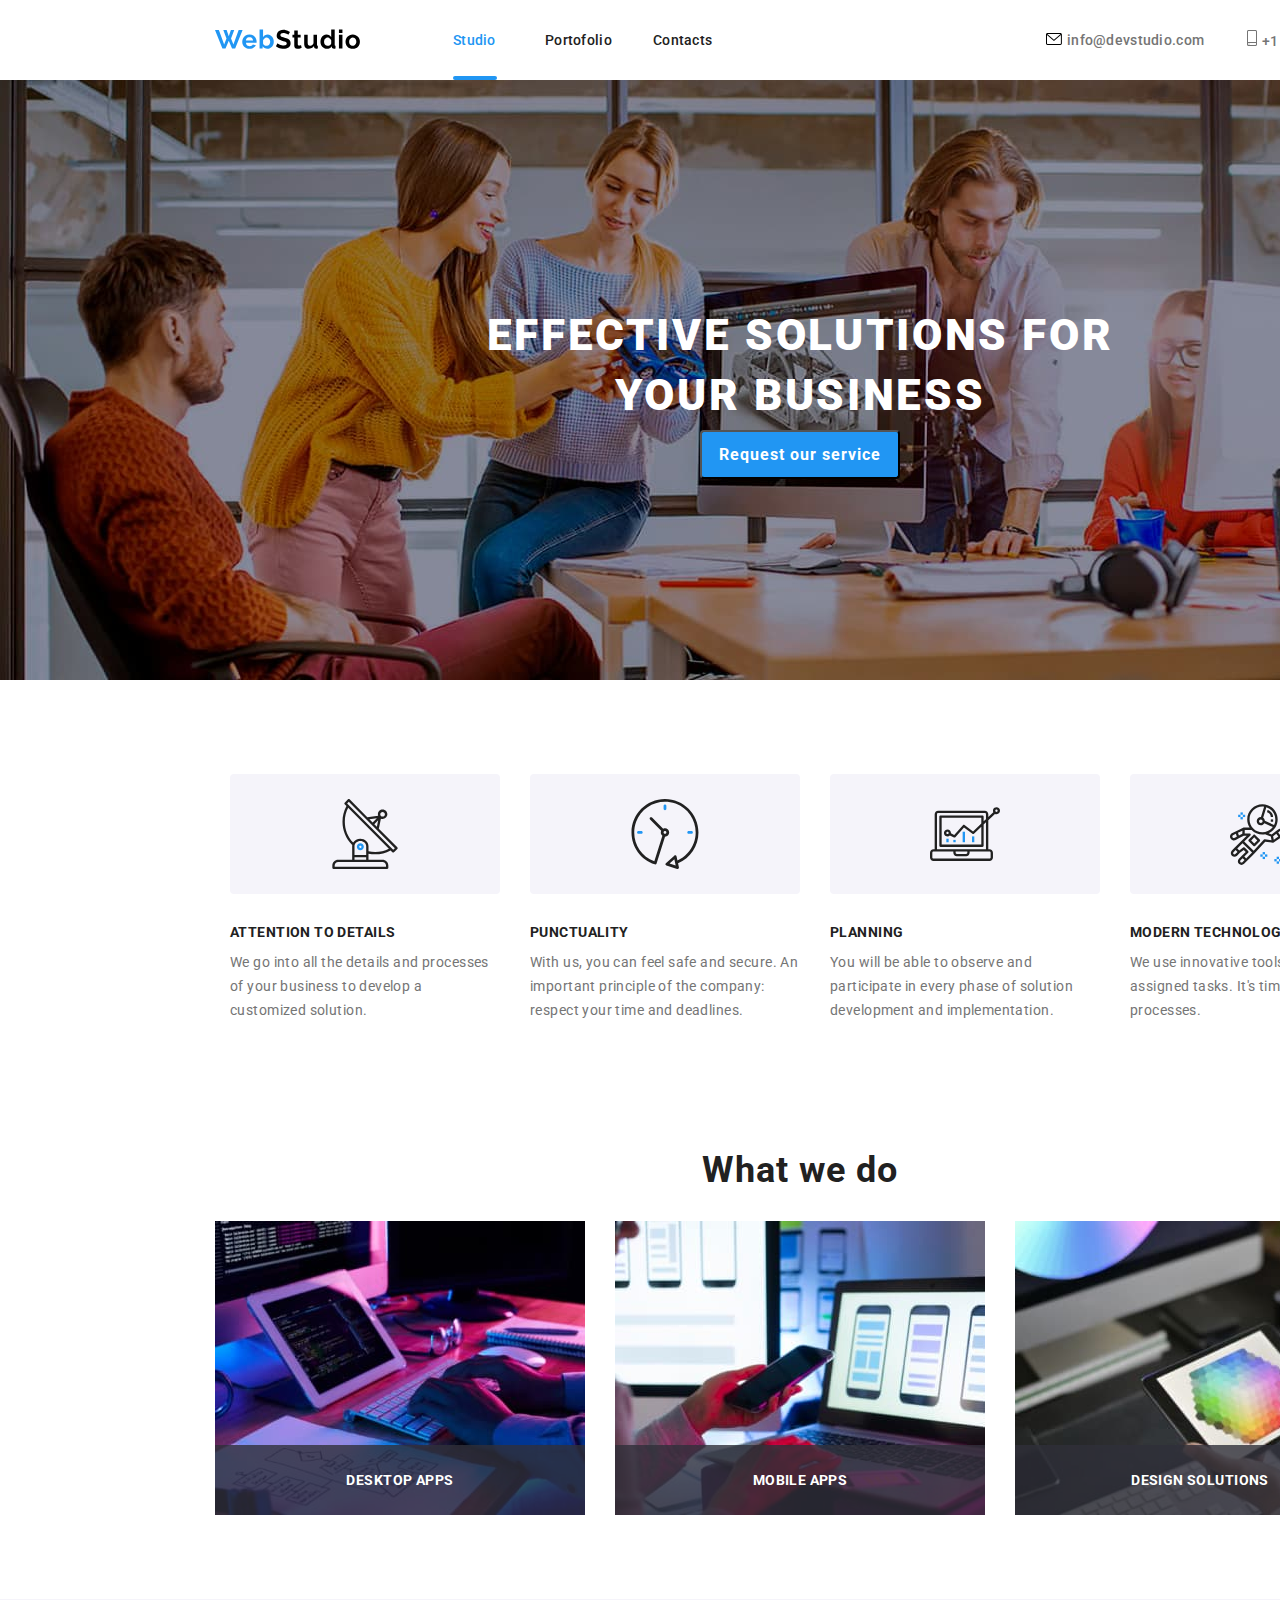
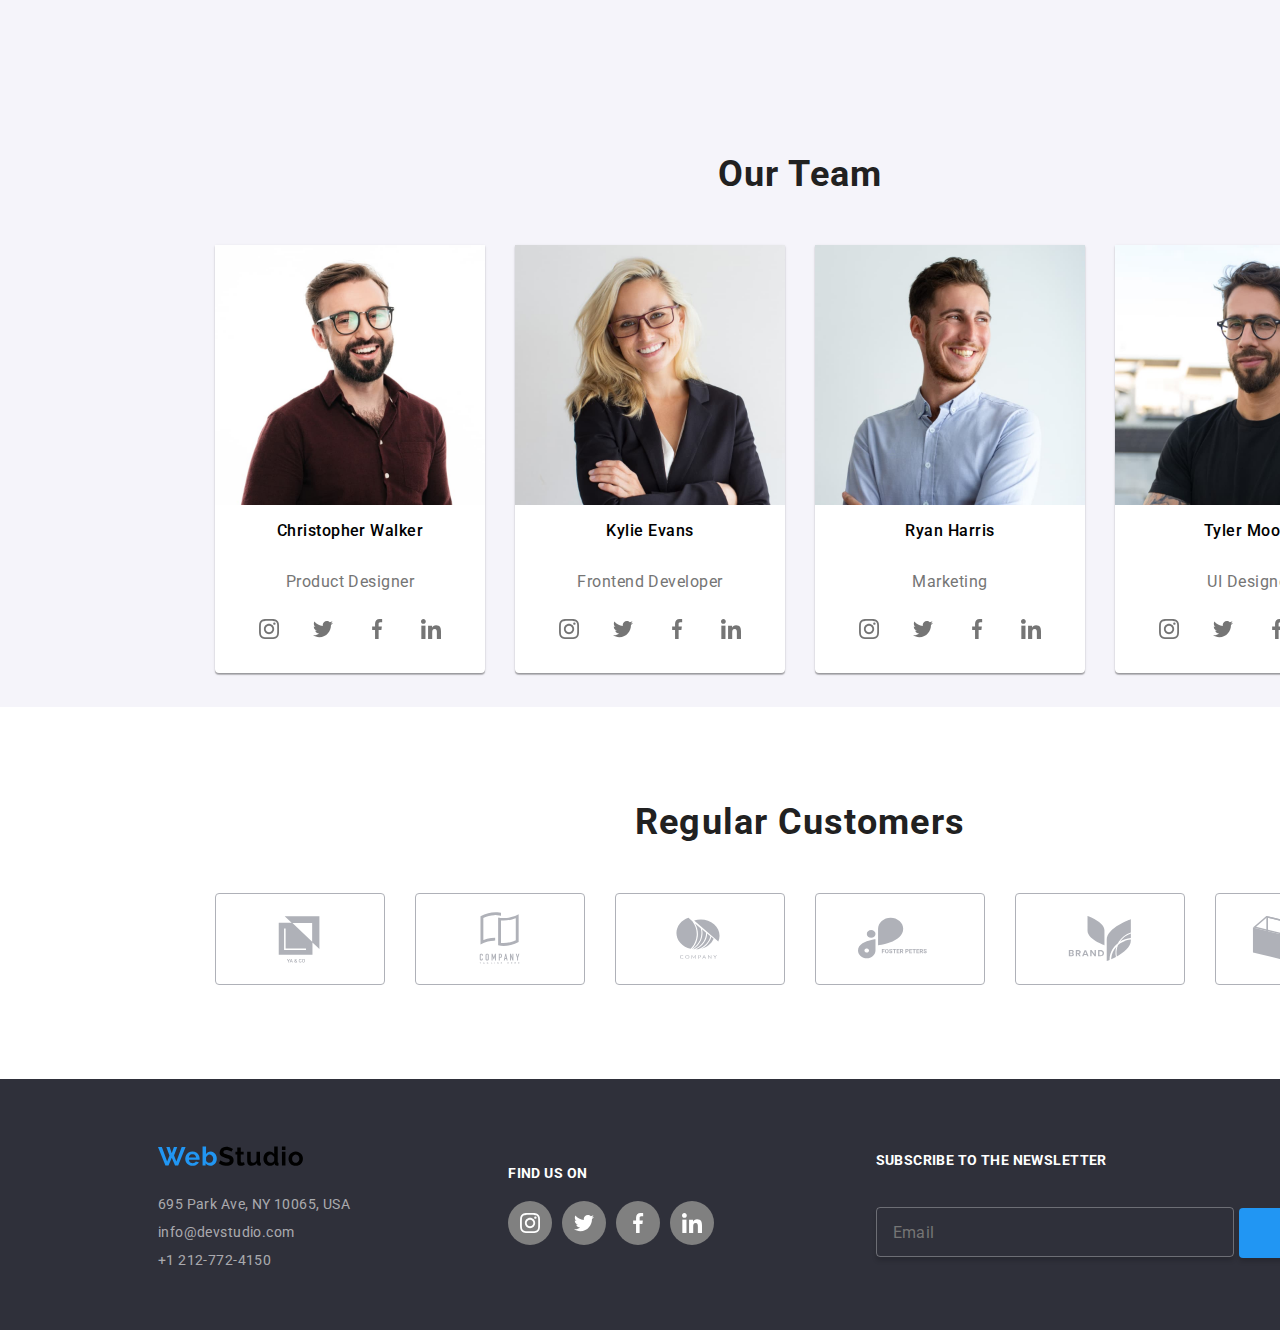
<file: index.html>
<!DOCTYPE html>
<html lang="en">
  <head>
    <meta charset="UTF-8" />
    <meta http-equiv="X-UA-Compatible" content="IE=edge" />
    <meta name="viewport" content="width=device-width, initial-scale=1.0" />
    <title>Studio</title>
    <link rel="preconnect" href="https://fonts.googleapis.com" />
    <link rel="preconnect" href="https://fonts.gstatic.com" crossorigin />
    <link
      href="https://fonts.googleapis.com/css2?family=Raleway:wght@700&family=Roboto:wght@400;500;700;900&display=swap"
      rel="stylesheet"
    />
    <link
      rel="stylesheet"
      href="https://cdnjs.cloudflare.com/ajax/libs/modern-normalize/1.0.0/modern-normalize.min.css"
    />
    <link rel="stylesheet" href="./css/styles.css" />
  </head>
  <body>
    <!--header-->
    <div class="wrapper">
      <header class="container global-header">
        <!--logo-->

        <a href="link-address">
          <img
            class="logo-global"
            src="./images/webstudiologo.svg"
            alt="webstudiologo"
        /></a>

        <!--navigatia-->

        <nav>
          <ul class="header-nav">
            <li class="nav-first-item">
              <a href="./index.html" class="active underline">Studio</a>
            </li>
            <li class="nav-second-item">
              <a href="./portofolio.html" class="visited">Portofolio</a>
            </li>
            <li class="nav-third-item">
              <a href="Contacts" class="visited">Contacts</a>
            </li>
          </ul>
        </nav>
        <div class="header-contact">
          <div class="external-link-header-mail">
            <p>
              <svg class="envelop-icons">
                <use href="./icons/symbol-defs.svg#icon-envelop"></use>
              </svg>
              <a class="mail-header" href="mailto:info@devstudio.com"
                >info@devstudio.com</a
              >
            </p>
          </div>
          <div class="external-link-header-phone">
            <p>
              <svg class="phone-icons">
                <use href="./icons/symbol-defs.svg#icon-smartphone"></use>
              </svg>
              <a class="phone-header" href="tel:+4733378901">+1 212-772-4150</a>
            </p>
          </div>
        </div>
      </header>

      <!--sfarsit header-->

      <main>
        <section class="container hero-description">
          <h1 class="first-title">EFFECTIVE SOLUTIONS FOR YOUR BUSINESS</h1>
          <button type="button" data-modal-open class="first-button">
            Request our service
          </button>
        </section>

        <!--descriere calitati echipa -->

        <section class="container goals-items">
          <ul class="goals-display">
            <li class="goals-container">
              <div class="goals-icons">
                <svg class="icons-goals">
                  <use href="./icons/symbol-defs.svg#icon-antenna"></use>
                </svg>
              </div>
              <h3 class="goals-title">ATTENTION TO DETAILS</h3>
              <p class="goals-description">
                We go into all the details and processes of your business to
                develop a customized solution.
              </p>
            </li>
            <li class="goals-container">
              <div class="goals-icons">
                <svg class="icons-goals">
                  <use href="./icons/symbol-defs.svg#icon-clock"></use>
                </svg>
              </div>
              <h3 class="goals-title">PUNCTUALITY</h3>
              <p class="goals-description">
                With us, you can feel safe and secure. An important principle of
                the company: respect your time and deadlines.
              </p>
            </li>
            <li class="goals-container">
              <div class="goals-icons">
                <svg class="icons-goals">
                  <use href="./icons/symbol-defs.svg#icon-diagram"></use>
                </svg>
              </div>
              <h3 class="goals-title">PLANNING</h3>
              <p class="goals-description">
                You will be able to observe and participate in every phase of
                solution development and implementation.
              </p>
            </li>
            <li class="goals-container">
              <div class="goals-icons">
                <svg class="icons-goals">
                  <use href="./icons/symbol-defs.svg#icon-astronaut"></use>
                </svg>
              </div>
              <h3 class="goals-title">MODERN TECHNOLOGIES</h3>
              <p class="goals-description">
                We use innovative tools to solve assigned tasks. It's time to
                simplify work processes.
              </p>
            </li>
          </ul>
        </section>

        <!--activitati-->

        <section class="container what-we-do">
          <h2 class="second-title">What we do</h2>
          <ul class="photo-what-we-do">
            <li>
              <div class="textoverlay">
                <img
                  src="./images/desktopapp.jpg"
                  alt="Desktop App"
                  width="370"
                />
                <p class="label">DESKTOP APPS</p>
              </div>
            </li>
            <li>
              <div class="textoverlay">
                <img
                  src="./images/mobileapp.jpg"
                  alt="Mobile App"
                  width="370"
                />
                <p class="label">MOBILE APPS</p>
              </div>
            </li>
            <li>
              <div class="textoverlay">
                <img
                  src="./images/designsol.jpg"
                  alt="Design Solutions"
                  width="370"
                />
                <p class="label">DESIGN SOLUTIONS</p>
              </div>
            </li>
          </ul>
        </section>

        <!--echipa-->

        <section class="container team">
          <h2 class="team-title">Our Team</h2>
          <div class="team-members">
            <div class="member-card">
              <img
                src="./images/christopherwalker.jpg"
                alt="Christopher Walker"
                width="270"
              />
              <p class="member-name">Christopher Walker</p>
              <p class="member-dep">Product Designer</p>
              <div class="member-teamicons">
                <div class="elipse">
                  <a
                    href="https://www.instagram.com/"
                    aria-label="Instagram"
                  ></a>
                  <svg class="icon-member">
                    <use href="./icons/symbol-defs.svg#icon-instagram"></use>
                  </svg>
                </div>
                <div class="elipse">
                  <a href="https://www.twitter.com/" aria-label="Twitter"></a>
                  <svg class="icon-member">
                    <use href="./icons/symbol-defs.svg#icon-twitter"></use>
                  </svg>
                </div>
                <div class="elipse">
                  <a href="https://www.facebook.com/" aria-label="Facebook"></a>
                  <svg class="icon-member">
                    <use href="./icons/symbol-defs.svg#icon-facebook"></use>
                  </svg>
                </div>
                <div class="elipse">
                  <a href="https://www.linkedin.com/" aria-label="Linkedin"></a>
                  <svg class="icon-member">
                    <use href="./icons/symbol-defs.svg#icon-linkedin"></use>
                  </svg>
                </div>
              </div>
            </div>
            <div class="member-card">
              <img
                src="./images/kylieevans.jpg"
                alt="Kylie Evans"
                width="270"
              />
              <p class="member-name">Kylie Evans</p>
              <p class="member-dep">Frontend Developer</p>
              <div class="member-teamicons">
                <div class="elipse">
                  <a
                    href="https://www.instagram.com/"
                    aria-label="Instagram"
                  ></a>
                  <svg class="icon-member">
                    <use href="./icons/symbol-defs.svg#icon-instagram"></use>
                  </svg>
                </div>
                <div class="elipse">
                  <a href="https://www.twitter.com/" aria-label="Twitter"></a>
                  <svg class="icon-member">
                    <use href="./icons/symbol-defs.svg#icon-twitter"></use>
                  </svg>
                </div>
                <div class="elipse">
                  <a
                    href="https://www.instagram.com/"
                    aria-label="Instagram"
                  ></a>
                  <svg class="icon-member">
                    <use href="./icons/symbol-defs.svg#icon-facebook"></use>
                  </svg>
                </div>
                <div class="elipse">
                  <a
                    href="https://www.instagram.com/"
                    aria-label="Instagram"
                  ></a>
                  <svg class="icon-member">
                    <use href="./icons/symbol-defs.svg#icon-linkedin"></use>
                  </svg>
                </div>
              </div>
            </div>
            <div class="member-card">
              <img
                src="./images/ryanharris.jpg"
                alt="Ryan Harris"
                width="270"
              />
              <p class="member-name">Ryan Harris</p>
              <p class="member-dep">Marketing</p>
              <div class="member-teamicons">
                <div class="elipse">
                  <a
                    href="https://www.instagram.com/"
                    aria-label="Instagram"
                  ></a>
                  <svg class="icon-member">
                    <use href="./icons/symbol-defs.svg#icon-instagram"></use>
                  </svg>
                </div>
                <div class="elipse">
                  <a href="https://www.twitter.com/" aria-label="Twitter"></a>
                  <svg class="icon-member">
                    <use href="./icons/symbol-defs.svg#icon-twitter"></use>
                  </svg>
                </div>
                <div class="elipse">
                  <a
                    href="https://www.instagram.com/"
                    aria-label="Instagram"
                  ></a>
                  <svg class="icon-member">
                    <use href="./icons/symbol-defs.svg#icon-facebook"></use>
                  </svg>
                </div>
                <div class="elipse">
                  <a
                    href="https://www.instagram.com/"
                    aria-label="Instagram"
                  ></a>
                  <svg class="icon-member">
                    <use href="./icons/symbol-defs.svg#icon-linkedin"></use>
                  </svg>
                </div>
              </div>
            </div>
            <div class="member-card">
              <img
                src="./images/tylermoore.jpg"
                alt="Tyler Moore"
                width="270"
              />
              <p class="member-name">Tyler Moore</p>
              <p class="member-dep">UI Designer</p>
              <div class="member-teamicons">
                <div class="elipse">
                  <a
                    href="https://www.instagram.com/"
                    aria-label="Instagram"
                  ></a>
                  <svg class="icon-member">
                    <use href="./icons/symbol-defs.svg#icon-instagram"></use>
                  </svg>
                </div>
                <div class="elipse">
                  <a href="https://www.twitter.com/" aria-label="Twitter"></a>
                  <svg class="icon-member">
                    <use href="./icons/symbol-defs.svg#icon-twitter"></use>
                  </svg>
                </div>
                <div class="elipse">
                  <a
                    href="https://www.instagram.com/"
                    aria-label="Instagram"
                  ></a>
                  <svg class="icon-member">
                    <use href="./icons/symbol-defs.svg#icon-facebook"></use>
                  </svg>
                </div>
                <div class="elipse">
                  <a
                    href="https://www.instagram.com/"
                    aria-label="Instagram"
                  ></a>
                  <svg class="icon-member">
                    <use href="./icons/symbol-defs.svg#icon-linkedin"></use>
                  </svg>
                </div>
              </div>
            </div>
          </div>
        </section>

        <!--regular clients-->

        <section class="container regular-clients">
          <h2 class="regular-clients-title">Regular Customers</h2>
          <div class="client-icon">
            <div class="client">
              <svg class="svg-clients">
                <use href="./icons/symbol-defs.svg#icon-YaCo"></use>
              </svg>
            </div>
            <div class="client">
              <svg class="svg-clients">
                <use href="./icons/symbol-defs.svg#icon-CompTagLine"></use>
              </svg>
            </div>
            <div class="client">
              <svg class="svg-clients">
                <use href="./icons/symbol-defs.svg#icon-Company"></use>
              </svg>
            </div>
            <div class="client">
              <svg class="svg-clients">
                <use href="./icons/symbol-defs.svg#icon-client"></use>
              </svg>
            </div>
            <div class="client">
              <svg class="svg-clients">
                <use href="./icons/symbol-defs.svg#icon-Brand"></use>
              </svg>
            </div>
            <div class="client">
              <svg class="svg-clients">
                <use href="./icons/symbol-defs.svg#icon-TagLine"></use>
              </svg>
            </div>
          </div>
        </section>
      </main>

      <!--footer-->

      <footer class="container global-footer">
        <div class="footer-lft-item">
          <a href="link-address"
            ><img
              class="logo-footer"
              src="./images/webstudiologo.svg"
              alt="webstudiologo"
          /></a>
          <address class="footer-local-adress">
            <ul class="footer-adress">
              <li>695 Park Ave, NY 10065, USA</li>
              <li>
                <a class="mail-local-adress" href="mailto:info@devstudio.com"
                  >info@devstudio.com</a
                >
              </li>
              <li>+1 212-772-4150</li>
            </ul>
          </address>
        </div>
        <div class="footer-social-link">
          <p class="footer-social-link-title">Find us on</p>
          <div class="social-icon-footer">
            <div class="icon-footer">
              <a href="https://www.instagram.com/" aria-label="Instagram"> </a>
              <svg class="social-icons">
                <use href="./icons/symbol-defs.svg#icon-instagramfooter"></use>
              </svg>
            </div>
            <div class="icon-footer">
              <a href="https://www.twitter.com/" aria-label="Twitter"> </a>
              <svg class="social-icons">
                <use href="./icons/symbol-defs.svg#icon-twitterfooter"></use>
              </svg>
            </div>
            <div class="icon-footer">
              <a href="https://www.facebook.com/" aria-label="Facebook"> </a>
              <svg class="social-icons">
                <use href="./icons/symbol-defs.svg#icon-facebookfooter"></use>
              </svg>
            </div>
            <div class="icon-footer">
              <a href="https://www.linkedin.com/" aria-label="LinkedIn"> </a>
              <svg class="social-icons">
                <use href="./icons/symbol-defs.svg#icon-linkedinfooter"></use>
              </svg>
            </div>
          </div>
        </div>
        <div class="action-subscribe">
          <form class="subscribe" action="subscribe">
            <h2 class="footer-submit-title">Subscribe to the newsletter</h2>
            <input
              class="mail-subscribe"
              type="text"
              placeholder="Email"
              name="mail"
              required
            />
            <button class="submit-btn" type="submit">
              Subscribe
              <svg class="icon-send">
                <use href="./icons/symbol-defs.svg#icon-send"></use>
              </svg>
            </button>
          </form>
        </div>
      </footer>
    </div>

    <!-- Modal -->

    <div class="modal is-hidden" data-modal>
      <div class="modal-content">
        <button class="close-btn is-open" data-modal-close>&times;</button>
        <h2 class="modal-content-title">
          Leave your information and we'll call you back
        </h2>
        <form class="form">
          <div class="form-group">
            <label for="name">Name</label>
            <input class="form-control" type="text" id="name" />
            <svg class="modal-icon icon-person">
              <use href="./icons/symboll-defs.svg#icon-person"></use>
            </svg>
          </div>
          <div class="form-group">
            <label for="phone">Telephone</label>
            <input class="form-control" type="tel" id="phone" />
            <svg class="modal-icon icon-phone">
              <use href="./icons/symboll-defs.svg#icon-phone"></use>
            </svg>
          </div>
          <div class="form-group">
            <label for="email">E-mail</label>
            <input class="form-control" type="email" id="email" />
            <svg class="modal-icon icon-email">
              <use href="./icons/symboll-defs.svg#icon-email"></use>
            </svg>
          </div>
          <div class="text-area">
            <label for="comments">Comments</label>
            <textarea
              id="comments"
              class="textarea-form-control"
              name="comments"
              rows="8"
              cols="50"
              placeholder="Enter the text...."
            >
            </textarea>
          </div>
        </form>
        <div class="checkbox">
          <label>
            <input type="checkbox" />
            <div class="terms-condition">
              I agree with the letter and accept the
              <span class="terms">Terms and Conditions</span>
            </div></label
          >
        </div>
        <button type="submit" value="Send" class="btn-default">Send</button>
      </div>
    </div>
    <script src="./js/modal.js"></script>
  </body>
</html>
</file>
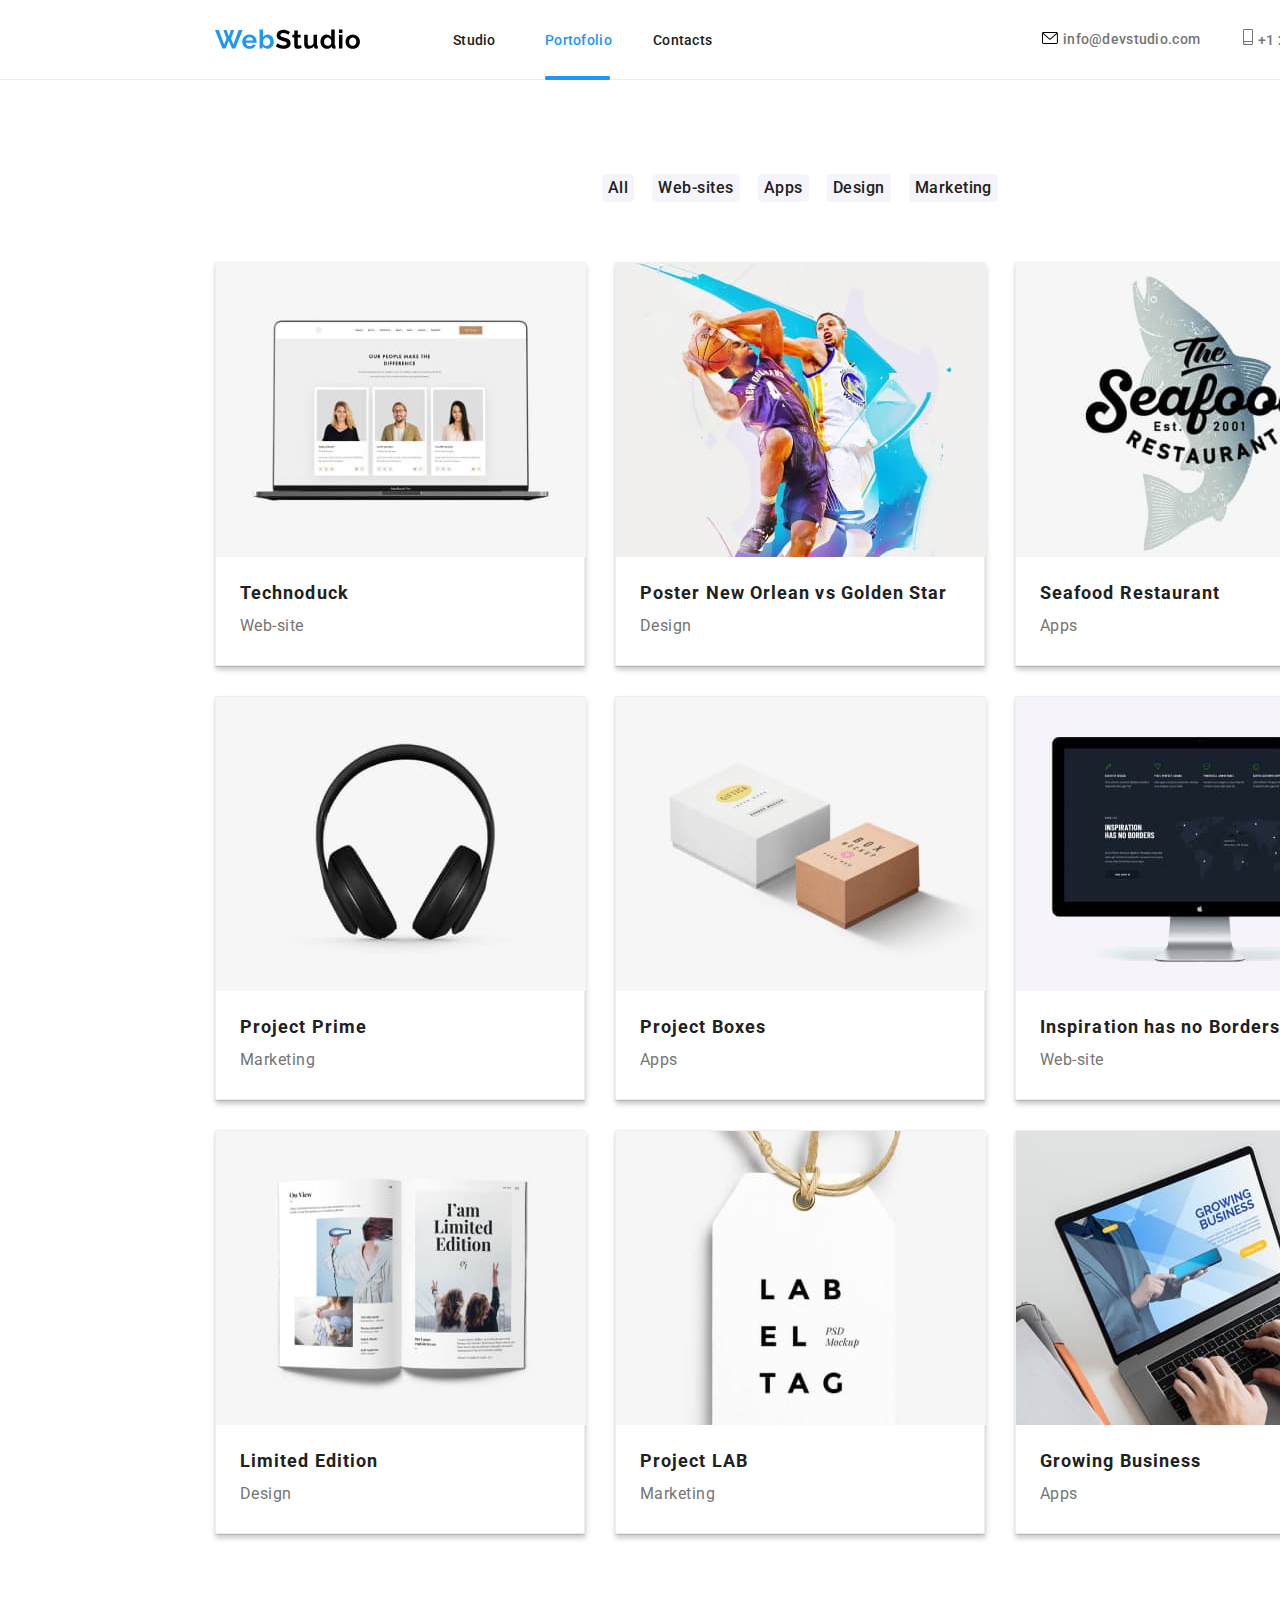
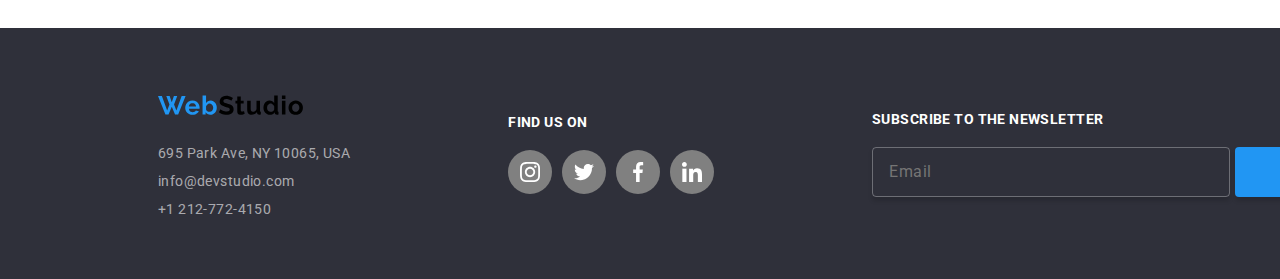
<file: portofolio.html>
<!DOCTYPE html>
<html lang="en">
  <head>
    <meta charset="UTF-8" />
    <meta http-equiv="X-UA-Compatible" content="IE=edge" />
    <meta name="viewport" content="width=device-width, initial-scale=1.0" />
    <title>Portofolio</title>
    <link rel="preconnect" href="https://fonts.googleapis.com" />
    <link rel="preconnect" href="https://fonts.gstatic.com" crossorigin />
    <link
      href="https://fonts.googleapis.com/css2?family=Raleway:wght@700&family=Roboto:wght@400;500;700;900&display=swap"
      rel="stylesheet"
    />
    <link
      rel="stylesheet"
      href="https://cdnjs.cloudflare.com/ajax/libs/modern-normalize/1.0.0/modern-normalize.min.css"
    />
    <link rel="stylesheet" href="./css/portofolio.css" />
  </head>
  <body>
    <!--header-->

    <header class="container global-header">
      <!--logo-->

      <a href="link-address">
        <img
          class="logo-global"
          src="./images/webstudiologo.svg"
          alt="webstudiologo"
      /></a>

      <!--navigatia-->

      <nav>
        <ul class="header-nav">
          <li class="nav-first-item">
            <a href="./index.html" class="visited">Studio</a>
          </li>
          <li class="nav-second-item underline">
            <a href="./portofolio.html" class="active underline">Portofolio</a>
          </li>
          <li class="nav-third-item">
            <a href="Contacts" class="visited">Contacts</a>
          </li>
        </ul>
      </nav>
      <div class="header-contact">
        <div class="external-link-header-mail">
          <p>
            <svg class="envelop-icons">
              <use href="./icons/symbol-defs.svg#icon-envelop"></use>
            </svg>
            <a class="mail-header" href="mailto:info@devstudio.com"
              >info@devstudio.com</a
            >
          </p>
        </div>
        <div class="external-link-header-phone">
          <p>
            <svg class="phone-icons">
              <use href="./icons/symbol-defs.svg#icon-smartphone"></use>
            </svg>
            <a class="phone-header" href="tel:+4733378901">+1 212-772-4150</a>
          </p>
        </div>
      </div>
    </header>

    <!--sfarsit header-->

    <main>
      <section>
        <div class="wrapper">
          <!--butoane filtre-->

          <nav>
            <ul class="portofolio-butons">
              <li><button type="button" class="button">All</button></li>
              <li><button type="button" class="button">Web-sites</button></li>
              <li><button type="button" class="button">Apps</button></li>
              <li><button type="button" class="button">Design</button></li>
              <li><button type="button" class="button">Marketing</button></li>
            </ul>
          </nav>

          <!--butoane filtre-->

          <!-- portofolio  -->

          <div class="portofolio-container">
            <div class="proiect">
              <div class="overlay">
                <img
                  class="image_portofolio"
                  src="./imagesportofolio/first.jpg"
                  width="370"
                  alt="Technoduck"
                />
                <div class="image__overlay">
                  <div class="text-image-portofolio">
                    Technoduck is a state-of-the-art coronavirus distribution
                    platform. Companies use this platform for digital espionage
                    and attacks on competitors' secure servers.
                  </div>
                </div>
              </div>
              <div class="photo-title">
                <p class="image-title">Technoduck</p>
                <p class="image-description">Web-site</p>
              </div>
            </div>
            <div class="proiect">
              <div class="overlay">
                <img
                  class="image_portofolio"
                  src="./imagesportofolio/second.jpg"
                  alt="Poster New Orlean vs Golden Star"
                  width="370"
                />
                <div class="image__overlay">
                  <div class="text-image-portofolio">
                    Technoduck is a state-of-the-art coronavirus distribution
                    platform. Companies use this platform for digital espionage
                    and attacks on competitors' secure servers.
                  </div>
                </div>
              </div>
              <div class="photo-title">
                <p class="image-title">Poster New Orlean vs Golden Star</p>
                <p class="image-description">Design</p>
              </div>
            </div>
            <div class="proiect">
              <div class="overlay">
                <img
                  class="image_portofolio"
                  src="./imagesportofolio/third.jpg"
                  alt="Seafood restaurant"
                  width="370"
                />
                <div class="image__overlay">
                  <div class="text-image-portofolio">
                    Technoduck is a state-of-the-art coronavirus distribution
                    platform. Companies use this platform for digital espionage
                    and attacks on competitors' secure servers.
                  </div>
                </div>
              </div>

              <div class="photo-title">
                <p class="image-title">Seafood Restaurant</p>
                <p class="image-description">Apps</p>
              </div>
            </div>
            <div class="proiect">
              <div class="overlay">
                <img
                  class="image_portofolio"
                  src="./imagesportofolio/fourth.jpg"
                  alt="Project Prime"
                  width="370"
                />
                <div class="image__overlay">
                  <div class="text-image-portofolio">
                    Technoduck is a state-of-the-art coronavirus distribution
                    platform. Companies use this platform for digital espionage
                    and attacks on competitors' secure servers.
                  </div>
                </div>
              </div>
              <div class="photo-title">
                <p class="image-title">Project Prime</p>
                <p class="image-description">Marketing</p>
              </div>
            </div>
            <div class="proiect">
              <div class="overlay">
                <img
                  class="image_portofolio"
                  src="./imagesportofolio/five.jpg"
                  alt="Project Boxes"
                  width="370"
                />
                <div class="image__overlay">
                  <div class="text-image-portofolio">
                    Technoduck is a state-of-the-art coronavirus distribution
                    platform. Companies use this platform for digital espionage
                    and attacks on competitors' secure servers.
                  </div>
                </div>
              </div>
              <div class="photo-title">
                <p class="image-title">Project Boxes</p>
                <p class="image-description">Apps</p>
              </div>
            </div>
            <div class="proiect">
              <div class="overlay">
                <img
                  class="image_portofolio"
                  src="./imagesportofolio/sixth.jpg"
                  alt="Inspiration has no Borders"
                  width="370"
                />
                <div class="image__overlay">
                  <div class="text-image-portofolio">
                    Technoduck is a state-of-the-art coronavirus distribution
                    platform. Companies use this platform for digital espionage
                    and attacks on competitors' secure servers.
                  </div>
                </div>
              </div>
              <div class="photo-title">
                <p class="image-title">Inspiration has no Borders</p>
                <p class="image-description">Web-site</p>
              </div>
            </div>
            <div class="proiect">
              <div class="overlay">
                <img
                  class="image_portofolio"
                  src="./imagesportofolio/seven.jpg"
                  alt="Limited Edition"
                  width="370"
                />
                <div class="image__overlay">
                  <div class="text-image-portofolio">
                    Technoduck is a state-of-the-art coronavirus distribution
                    platform. Companies use this platform for digital espionage
                    and attacks on competitors' secure servers.
                  </div>
                </div>
              </div>
              <div class="photo-title">
                <p class="image-title">Limited Edition</p>
                <p class="image-description">Design</p>
              </div>
            </div>
            <div class="proiect">
              <div class="overlay">
                <img
                  class="image_portofolio"
                  src="./imagesportofolio/eight.jpg"
                  alt="Project LAB"
                  width="370"
                />
                <div class="image__overlay">
                  <div class="text-image-portofolio">
                    Technoduck is a state-of-the-art coronavirus distribution
                    platform. Companies use this platform for digital espionage
                    and attacks on competitors' secure servers.
                  </div>
                </div>
              </div>
              <div class="photo-title">
                <p class="image-title">Project LAB</p>
                <p class="image-description">Marketing</p>
              </div>
            </div>
            <div class="proiect">
              <div class="overlay">
                <img
                  class="image_portofolio"
                  src="./imagesportofolio/nineth.jpg"
                  alt="Growing Business"
                  width="370"
                />
                <div class="image__overlay">
                  <div class="text-image-portofolio">
                    Technoduck is a state-of-the-art coronavirus distribution
                    platform. Companies use this platform for digital espionage
                    and attacks on competitors' secure servers.
                  </div>
                </div>
              </div>

              <div class="photo-title">
                <p class="image-title">Growing Business</p>
                <p class="image-description">Apps</p>
              </div>
            </div>
          </div>
        </div>
      </section>
    </main>

    <!--footer-->

    <footer class="container global-footer">
      <div class="footer-lft-item">
        <a href="link-address"
          ><img
            class="logo-footer"
            src="./images/webstudiologo.svg"
            alt="webstudiologo"
        /></a>
        <address class="footer-local-adress">
          <ul class="footer-adress">
            <li>695 Park Ave, NY 10065, USA</li>
            <li>
              <a class="mail-local-adress" href="mailto:info@devstudio.com"
                >info@devstudio.com</a
              >
            </li>
            <li>+1 212-772-4150</li>
          </ul>
        </address>
      </div>
      <div class="footer-social-link">
        <p class="footer-social-link-title">Find us on</p>
        <div class="social-icon-footer">
          <div class="icon-footer">
            <a href="https://www.instagram.com/" aria-label="Instagram"> </a>
            <svg class="social-icons">
              <use href="./icons/symbol-defs.svg#icon-instagramfooter"></use>
            </svg>
          </div>
          <div class="icon-footer">
            <a href="https://www.twitter.com/" aria-label="Twitter"> </a>
            <svg class="social-icons">
              <use href="./icons/symbol-defs.svg#icon-twitterfooter"></use>
            </svg>
          </div>
          <div class="icon-footer">
            <a href="https://www.facebook.com/" aria-label="Facebook"> </a>
            <svg class="social-icons">
              <use href="./icons/symbol-defs.svg#icon-facebookfooter"></use>
            </svg>
          </div>
          <div class="icon-footer">
            <a href="https://www.linkedin.com/" aria-label="LinkedIn"> </a>
            <svg class="social-icons">
              <use href="./icons/symbol-defs.svg#icon-linkedinfooter"></use>
            </svg>
          </div>
        </div>
      </div>
      <div class="action-subscribe">
        <form action="subscribe">
          <h2 class="footer-submit-title">Subscribe to the newsletter</h2>
          <input
            class="mail-subscribe"
            type="text"
            placeholder="Email"
            name="mail"
            required
          />
          <button class="submit-btn" type="submit">
            Subscribe
            <svg class="icon-send">
              <use href="./icons/symbol-defs.svg#icon-send"></use>
            </svg>
          </button>
        </form>
      </div>
    </footer>
  </body>
</html>
</file>
<file: css/styles.css>
@import url("https://fonts.googleapis.com/css2?family=Raleway:wght@700&family=Roboto:wght@400;500;700;900&display=swap");

body {
  position: relative;
  width: 1600px;
  background: #ffffff;
  margin: auto;
  padding: 0;
}
h1,
h2,
h3,
h4,
h5,
h6 {
  font-family: "Roboto", "Raleway", sans-serif;
}
ul {
  list-style-type: none;
  margin: 0;
  padding: 0;
}
a:link {
  text-decoration: none;
}
a:hover {
  color: #2196f3;
  transition: 0.5s ease;
  transition-timing-function: cubic-bezier(0.4, 0, 0.2, 1);
}
.active {
  font-family: "Roboto";
  font-style: normal;
  font-weight: 500;
  font-size: 14px;
  line-height: 16px;
  letter-spacing: 0.02em;
  color: #2196f3;
  cursor: pointer;
}
.visited {
  font-family: "Roboto";
  font-style: normal;
  font-weight: 500;
  font-size: 14px;
  line-height: 16px;
  letter-spacing: 0.02em;
  color: #212121;
  cursor: pointer;
}
img {
  display: block;
  width: 100%;
}

/*header*/

.global-header {
  display: none;
}

/* transform */

/* tableta */
@media screen and (min-width: 768px) {
  .wrapper {
    display: flex;
    width: 768px;
    flex-direction: column;
    justify-content: center;
    flex-shrink: 0;
    margin: 0 auto;
  }
  .global-header {
    position: absolute;
    display: flex;
    align-items: center;
    width: 768px;
    height: 80px;
    flex-shrink: 0;
    top: 0px;
    background-color: rgba(255, 255, 255, 1);
  }
  .logo-global {
    position: absolute;
    width: 145px;
    height: 31px;
    left: 15px;
    top: 24px;
    font-family: "Raleway";
    font-style: normal;
    font-weight: 700;
    font-size: 26px;
    line-height: 31px;
    letter-spacing: 0.03em;
  }
  .header-nav {
    display: inline-flex;
    align-items: center;
    position: relative;
    left: 242px;
    column-gap: 50px;
    width: 259px;
    height: 48px;
    flex-shrink: 0;
  }
  .nav-first-item {
    width: 42px;
    height: 16px;
    font-family: "Roboto";
    font-style: normal;
    font-weight: 500;
    font-size: 14px;
    line-height: 16px;
    letter-spacing: 0.02em;
  }

  .nav-second-item {
    width: 58px;
    height: 16px;
    font-family: "Roboto";
    font-style: normal;
    font-weight: 500;
    font-size: 14px;
    line-height: 16px;
    letter-spacing: 0.02em;
  }

  .nav-third-item {
    width: 59px;
    height: 16px;
    font-family: "Roboto";
    font-style: normal;
    font-weight: 500;
    font-size: 14px;
    line-height: 16px;
    letter-spacing: 0.02em;
  }
  .underline::after {
    content: "";
    position: absolute;
    border-radius: 2px;
    background: #2196f3;
    width: 44px;
    height: 4px;
    flex-shrink: 0;
    left: 0;
    top: 60px;
  }
  .header-contact {
    position: absolute;
    display: flex;
    right: 15px;
    align-items: center;
    flex-direction: column;
    row-gap: 10px;
  }
  .external-link-header-mail {
    display: inline-flex;
    align-items: center;
    width: 138px;
    height: 14px;
    flex-shrink: 0;
  }
  .mail-header {
    color: #757575;
    font-family: Roboto;
    font-size: 12px;
    font-style: normal;
    font-weight: 500;
    line-height: normal;
    letter-spacing: 0.24px;
  }
  .envelop-icons {
    width: 14px;
    height: 10.003px;
    flex-shrink: 0;
  }
  .external-link-header-mail:hover,
  .external-link-header-mail:focus {
    fill: #2196f3;
    transition: 0.5s ease;
    transition-timing-function: cubic-bezier(0.4, 0, 0.2, 1);
  }
  .external-link-header-phone {
    display: inline-flex;
    align-items: center;
    width: 138px;
    height: 14.004px;
    flex-shrink: 0;
  }
  .phone-icons {
    width: 14px;
    height: 10.003px;
    flex-shrink: 0;
  }
  .external-link-header-phone:hover,
  .external-link-header-phone:focus {
    stroke: #2196f3;
    transition: 0.5s ease;
    transition-timing-function: cubic-bezier(0.4, 0, 0.2, 1);
  }
  .phone-header {
    color: #757575;
    font-family: Roboto;
    font-size: 12px;
    font-style: normal;
    font-weight: 500;
    line-height: normal;
    letter-spacing: 0.24px;
  }

  /* hero */

  .hero-description {
    position: absolute;
    width: 768px;
    height: 400px;
    flex-shrink: 0;
    top: 80px;
    display: flex;
    justify-content: center;
    align-items: center;
    flex-direction: column;
    background: rgba(47, 48, 58, 0.4);
    background-image: url("../images/herobackground.jpg");
    background-size: cover;
    background-repeat: no-repeat;
  }

  .first-title {
    color: rgba(255, 255, 255, 1);
    width: 360px;
    margin: 0;
    color: #fff;
    text-align: center;
    font-family: Roboto;
    font-size: 26px;
    font-style: normal;
    font-weight: 900;
    line-height: 42px; /* 161.538% */
    letter-spacing: 1.56px;
    text-transform: uppercase;
  }

  .first-button {
    width: 200px;
    flex-shrink: 0;
    height: 49.33px;
    background: #2196f3;
    box-shadow: 0px 4px 4px #00000026;
    border-radius: 4px;
    cursor: pointer;
    color: #fff;
    text-align: center;
    font-family: Roboto;
    font-size: 16px;
    font-style: normal;
    font-weight: 700;
    line-height: 30px; /* 187.5% */
    letter-spacing: 0.96px;
  }

  .first-button:hover,
  .first-button:focus {
    transform: scale(1.04);
    transition: 0.8s ease;
    transition-timing-function: cubic-bezier(0.4, 0, 0.2, 1);
  }

  /* section Features */

  .goals-items {
    position: absolute;
    width: 768px;
    height: 507px;
    flex-shrink: 0;
    top: 540px;
    display: flex;
  }
  .goals-display {
    display: flex;
    flex-wrap: wrap;
    gap: 30px;
    padding: 0 15px;
  }

  .goals-container {
    display: flex;
    flex-direction: column;
    width: 354px;
    height: 251px;
    flex-shrink: 0;
  }

  .goals-icons {
    width: 354px;
    height: 120px;
    flex-shrink: 0;
    display: flex;
    align-items: center;
    justify-content: center;
    border-radius: 4px;
    background: #f5f4fa;
  }
  .icons-goals {
    width: 70px;
    height: 70px;
    flex-shrink: 0;
  }

  .goals-title {
    width: 270px;
    margin: 0;
    padding-top: 30px;
    padding-bottom: 10px;
    color: #212121;
    font-family: Roboto;
    font-size: 14px;
    font-style: normal;
    font-weight: 700;
    line-height: normal;
    letter-spacing: 0.42px;
    text-transform: uppercase;
  }
  .goals-description {
    width: 354px;
    height: 75px;
    flex-shrink: 0;
    margin: 0;
    color: #757575;
    font-family: Roboto;
    font-size: 14px;
    font-style: normal;
    font-weight: 400;
    line-height: 24px;
    letter-spacing: 0.42px;
  }

  /* section What we do */

  .what-we-do {
    display: none;
  }

  /* section Team */

  .team {
    position: absolute;
    display: flex;
    flex-direction: column;
    width: 768px;
    height: 1285px;
    flex-shrink: 0;
    top: 1107px;
    background: #f5f4fa;
  }
  .team-title {
    color: #212121;
    text-align: center;
    font-family: Roboto;
    font-size: 36px;
    font-style: normal;
    font-weight: 700;
    line-height: normal;
    letter-spacing: 1.08px;
    margin: 0;
    padding-bottom: 30px;
    padding-top: 60px;
  }

  .team-members {
    display: flex;
    flex-wrap: wrap;
    gap: 30px;
    justify-content: space-evenly;
  }

  .member-card {
    display: flex;
    flex-direction: column;
    align-items: center;
    width: 354px;
    height: 536px;
    flex-shrink: 0;
    border-radius: 0px 0px 4px 4px;
    background: #fff;
    box-shadow: 0px 2px 1px 0px rgba(0, 0, 0, 0.2),
      0px 1px 1px 0px rgba(0, 0, 0, 0.14), 0px 1px 3px 0px rgba(0, 0, 0, 0.12);
  }

  .member-name {
    font-family: "Roboto";
    font-style: normal;
    font-weight: 500;
    font-size: 16px;
    line-height: 19px;
    text-align: center;
    letter-spacing: 0.03em;
  }

  .member-dep {
    display: flex;
    justify-content: center;
    align-items: center;
    height: 19px;
    width: 147px;
    font-family: Roboto;
    font-size: 16px;
    font-weight: 400;
    line-height: 19px;
    letter-spacing: 0.03em;
    color: rgba(117, 117, 117, 1);
  }
  .member-teamicons {
    width: 206px;
    height: 44px;
    flex-shrink: 0;
    display: flex;
    justify-content: space-between;
    align-items: center;
    cursor: pointer;
  }

  .elipse {
    display: flex;
    align-items: center;
    justify-content: center;
    width: 44px;
    height: 44px;
    border-radius: 50%;
  }

  .icon-member {
    display: flex;
    justify-content: space-between;
    width: 20px;
    height: 20px;
    flex-shrink: 0;
    fill: #757575;
  }
  .elipse:hover,
  .elipse:hover .icon-member,
  .elipse:focus,
  .elipse:focus .icon-member {
    fill: #ffffff;
    background-color: #2196f3;
    transition-delay: 0.5s;
    transition-timing-function: cubic-bezier(0.4, 0, 0.2, 1);
  }

  /* regular clients  */

  .regular-clients {
    display: flex;
    flex-direction: column;
    position: absolute;
    top: 2542px;
    width: 768px;
    height: 277px;
    flex-shrink: 0;
    flex-shrink: 0;
  }

  .regular-clients-title {
    color: #212121;
    text-align: center;
    font-family: Roboto;
    font-size: 36px;
    font-style: normal;
    font-weight: 700;
    line-height: normal;
    letter-spacing: 1.08px;
    margin: 0;
    padding-bottom: 30px;
  }

  .client-icon {
    display: flex;
    flex-wrap: wrap;
    flex-shrink: 0;
    gap: 30px;
    justify-content: center;
    align-items: center;
  }

  .client {
    display: flex;
    align-items: center;
    justify-content: center;
    border-radius: 4px;
    border: 1px solid #afb1b8;
    width: 226px;
    height: 92px;
    flex-shrink: 0;
    padding: 16px 32px;
    cursor: pointer;
  }
  .svg-clients {
    width: 106px;
    height: 60px;
    flex-shrink: 0;
    fill: #afb1b8;
  }
  .client:hover .svg-clients,
  .client:hover,
  .svg-clients:focus {
    fill: #2196f3;
    border-color: #2196f3;
    transition-delay: 250ms;
    transition-timing-function: cubic-bezier(0.4, 0, 0.2, 1);
  }
  /*--footer--*/

  .global-footer {
    position: absolute;
    width: 768px;
    height: 464px;
    flex-shrink: 0;
    background: #2f303a;
    top: 2789px;
    bottom: 0;
    display: flex;
    flex-wrap: wrap;
    justify-content: space-around;
    align-items: center;
  }

  .footer-lft-item {
    position: relative;
    display: flex;
    flex-direction: column;
    row-gap: 20px;
    flex-shrink: 0;
  }

  .logo-footer {
    display: inline-flex;
    width: 154px;
    height: 28px;
    font-family: "Raleway";
    font-style: normal;
    font-weight: 700;
    font-size: 24px;
    line-height: normal;
    letter-spacing: 0.03em;
    color: #2196f3;
  }
  .footer-adress {
    display: inline-flex;
    flex-direction: column;
    row-gap: 12px;
  }
  .footer-local-adress {
    font-family: "Roboto";
    font-style: normal;
    font-weight: 400;
    font-size: 14px;
    line-height: 16px;
    letter-spacing: 0.03em;
    color: #ffffff99;
  }
  .mail-local-adress {
    color: rgba(255, 255, 255, 0.6);
    font-family: Roboto;
    font-size: 14px;
    font-style: normal;
    font-weight: 400;
    line-height: normal;
    letter-spacing: 0.42px;
  }

  .footer-social-link {
    display: flex;
    flex-direction: column;
    row-gap: 20px;
    width: 206px;
    height: 44px;
    flex-shrink: 0;
  }
  .footer-social-link-title {
    margin: 0;
    color: #fff;
    font-family: Roboto;
    font-size: 14px;
    font-style: normal;
    font-weight: 700;
    line-height: normal;
    letter-spacing: 0.42px;
    text-transform: uppercase;
  }

  .social-icon-footer {
    display: flex;
    column-gap: 10px;
  }

  .icon-footer {
    width: 44px;
    height: 44px;
    flex-shrink: 0;
    display: flex;
    justify-content: center;
    align-items: center;
    row-gap: 10px;
    border-radius: 50%;
    background-color: grey;
    cursor: pointer;
  }
  .social-icons {
    width: 20px;
    height: 20px;
    flex-shrink: 0;
  }
  .icon-footer:hover,
  .icon-footer:focus {
    background-color: #2196f3;
    transition-delay: 250ms;
    transition-timing-function: cubic-bezier(0.4, 0, 0.2, 1);
  }
  .action-subscribe {
    display: flex;
    flex-direction: column;
    align-items: center;
    width: 450px;
    height: 156px;
    flex-shrink: 0;
  }

  .footer-submit-title {
    color: #fff;
    font-family: Roboto;
    font-size: 14px;
    font-style: normal;
    font-weight: 700;
    line-height: normal;
    letter-spacing: 0.42px;
    text-transform: uppercase;
    margin: 0;
    padding-bottom: 20px;
  }

  .mail-subscribe {
    width: 358px;
    height: 50px;
    padding: 15px 16px;
    flex-shrink: 0;
    border-radius: 4px;
    border: 1px solid rgba(255, 255, 255, 0.3);
    background: rgba(33, 150, 243, 0);
    box-shadow: 0px 4px 4px 0px rgba(0, 0, 0, 0.15);
    color: rgba(255, 255, 255, 0.6);
    font-family: Roboto;
    font-size: 16px;
    font-style: normal;
    font-weight: 400;
    line-height: 20px; /* 125% */
    letter-spacing: 0.48px;
    cursor: text;
  }

  .submit-btn {
    width: 200px;
    height: 50px;
    position: relative;
    flex-shrink: 0;
    border: none;
    border-radius: 4px;
    background: #2196f3;
    box-shadow: 0px 4px 4px 0px rgba(0, 0, 0, 0.15);
    color: #fff;
    text-align: center;
    font-family: Roboto;
    font-size: 16px;
    font-style: normal;
    font-weight: 700;
    line-height: 30px; /* 187.5% */
    letter-spacing: 0.96px;
    cursor: pointer;
    margin-top: 20px;
  }

  .icon-send {
    position: absolute;
    top: 13px;
    left: 148px;
    width: 24px;
    height: 24px;
    flex-shrink: 0;
    z-index: 1;
    fill: #fff;
  }
  .submit-btn:hover .icon-send {
    transition: 0.5s ease;
    transition-timing-function: cubic-bezier(0.4, 0, 0.2, 1);
  }

  /* --modal-- */

  .modal {
    position: fixed; /* Stay in place */
    z-index: 1; /* Sit on top */
    padding-top: 100px; /* Location of the box */
    left: 0;
    top: 0;
    width: 100vw;
    height: 100vh;
    flex-shrink: 0;
    margin: 0 auto;
    display: flex;
    pointer-events: auto;
    align-items: center;
    justify-content: center;
    overflow: auto; /* Enable scroll if needed */
    background-color: rgb(0, 0, 0); /* Fallback color */
    background: rgba(0, 0, 0, 0.5); /* Black w/ opacity */
    opacity: 1;
    transition: opacity 500ms linear;
  }
  .modal-content {
    position: relative;
    margin: auto;
    padding: 40px;
    border: 1px solid #888;
    width: 528px;
    height: 581px;
    flex-shrink: 0;
    border-radius: 4px;
    background: #fff;
    box-shadow: 0px 2px 1px 0px rgba(0, 0, 0, 0.2),
      0px 1px 1px 0px rgba(0, 0, 0, 0.14), 0px 1px 3px 0px rgba(0, 0, 0, 0.12);
  }
  .is-hidden {
    visibility: hidden;
    opacity: 0;
    transition: visibility 0s 250ms, opacity 1s linear;
  }
  .close-btn {
    display: flex;
    justify-content: space-around;
    align-items: flex-end;
    cursor: pointer;
    position: absolute;
    width: 30px;
    height: 30px;
    top: 8px;
    flex-shrink: 0;
    right: 8px;
    padding: 3px 3px;
    border-radius: 50%;
    border: 1px solid rgba(0, 0, 0, 0.1);
    background: #fff;
    color: #000000;
    font-size: 24px;
  }
  .close-btn:hover {
    color: #2196f3;
    background: #f5f4fa;
  }
  /* formular modal */

  .modal-content-title {
    margin: 0;
    padding-bottom: 12px;
    width: 448px;
    color: #212121;
    text-align: center;
    font-family: Roboto;
    font-size: 20px;
    font-style: normal;
    font-weight: 700;
    line-height: normal;
    letter-spacing: 0.6px;
  }
  .form {
    display: inline-flex;
    flex-direction: column;
    align-items: stretch;
    row-gap: 10px;
    width: 448px;
    height: 342px;
    flex-shrink: 0;
  }

  .form-group {
    position: relative;
    display: inline-flex;
    flex-direction: column;
    color: #757575;
    font-family: Roboto;
    font-size: 12px;
    font-style: normal;
    font-weight: 400;
    line-height: normal;
    letter-spacing: 0.12px;
  }
  .form-control {
    width: 448px;
    height: 40px;
    flex-shrink: 0;
    border-radius: 4px;
    border: 1px solid rgba(33, 33, 33, 0.2);
    padding-left: 30px;
  }
  .form-control:hover,
  .textarea-form-control:hover {
    border-radius: 4px;
    border: 1px solid #2196f3;
    transition: 250ms;
    transition-timing-function: cubic-bezier(0.4, 0, 0.2, 1);
  }

  .modal-icon {
    width: 18px;
    height: 18px;
    flex-shrink: 0;
    position: absolute;
    bottom: 10px;
    left: 12px;
  }
  .form-group:hover .modal-icon {
    fill: #2196f3;
  }
  .text-area {
    display: flex;
    width: 448px;
    height: 138px;
    flex-shrink: 0;
    flex-direction: column;
    color: #757575;
    font-family: Roboto;
    font-size: 12px;
    font-style: normal;
    font-weight: 400;
    line-height: normal;
    letter-spacing: 0.12px;
  }

  .textarea-form-control {
    width: 416px;
    height: 96px;
    flex-shrink: 0;
    flex-shrink: 0;
    border-radius: 4px;
    border: 1px solid rgba(33, 33, 33, 0.2);
    padding: 12px 16px;
    color: rgba(117, 117, 117, 0.5);
    font-family: Roboto;
    font-size: 12px;
    font-style: normal;
    font-weight: 400;
    line-height: normal;
    letter-spacing: 0.12px;
  }

  .checkbox {
    position: relative;
    display: flex;
    justify-content: flex-end;
    width: 420px;
    height: 24px;
    flex-shrink: 0;
  }

  input[type="checkbox"] {
    position: relative;
    cursor: pointer;
    border-radius: 4px;
    background: #fff;
    box-shadow: 0px 2px 1px 0px rgba(0, 0, 0, 0.2),
      0px 1px 1px 0px rgba(0, 0, 0, 0.14), 0px 1px 3px 0px rgba(0, 0, 0, 0.12);
  }
  input[type="checkbox"]:before {
    content: "";
    display: block;
    position: absolute;
    width: 16px;
    height: 15px;
    top: 0;
    left: 0;
    border: 2px solid #000000;
    background-color: #e9e9e9;
  }
  input[type="checkbox"]:checked:before {
    content: "";
    display: block;
    position: absolute;
    width: 16px;
    height: 15px;
    top: 0;
    left: 0;
    border: #1e80ef;
    background-color: #1e80ef;
  }
  input[type="checkbox"]:checked:after {
    content: "";
    display: block;
    width: 5px;
    height: 10px;
    border: solid white;
    border-width: 0 2px 2px 0;
    -webkit-transform: rotate(45deg);
    -ms-transform: rotate(45deg);
    transform: rotate(45deg);
    position: absolute;
    top: 2px;
    left: 6px;
  }

  .terms-condition {
    display: inline-flex;
    width: 396px;
    height: 24px;
    padding-left: 8px;
    flex-shrink: 0;
    color: #757575;
    font-family: Roboto;
    font-size: 14px;
    font-style: normal;
    font-weight: 400;
    line-height: 24px; /* 171.429% */
    letter-spacing: 0.42px;
  }
  .terms {
    color: #2196f3;
    font-family: Roboto;
    font-size: 14px;
    font-style: normal;
    font-weight: 400;
    line-height: 24px;
    letter-spacing: 0.42px;
    text-decoration-line: underline;
  }
  .btn-default {
    position: absolute;
    top: 491px;
    left: 164px;
    width: 200px;
    height: 50px;
    flex-shrink: 0;
    border: none;
    border-radius: 4px;
    background: #2196f3;
    box-shadow: 0px 4px 4px 0px rgba(0, 0, 0, 0.4);
    color: #fff;
    text-align: center;
    font-family: Roboto;
    font-size: 16px;
    font-style: normal;
    font-weight: 700;
    line-height: 30px; /* 187.5% */
    letter-spacing: 0.96px;
    cursor: pointer;
  }
  .btn-default:hover {
    color: #fff;
    text-align: center;
    font-family: Roboto;
    font-size: 16px;
    font-style: normal;
    font-weight: 700;
    line-height: 30px; /* 187.5% */
    letter-spacing: 0.96px;
    border-radius: 4px;
    background: #188ce8;
    box-shadow: 0px 4px 4px 0px rgba(0, 0, 0, 0.15);
    transition: 250ms;
    transition-timing-function: cubic-bezier(0.4, 0, 0.2, 1);
  }
}

/* desktop */

@media screen and (min-width: 1024px) {
  .wrapper {
    display: flex;
    width: 1600px;
    flex-direction: column;
    justify-content: center;
    flex-shrink: 0;
    margin: 0 auto;
  }
  .global-header {
    position: absolute;
    display: flex;
    align-items: center;
    width: 100%;
    height: 80px;
  }

  .logo-global {
    left: 215px;
    top: 24px;
    font-family: "Raleway";
    font-style: normal;
    font-weight: 700;
    font-size: 26px;
    line-height: 31px;
    letter-spacing: 0.03em;
  }

  .header-nav {
    left: 453px;
  }

  .underline::after {
    content: "";
    position: absolute;
    border-radius: 2px;
    background: #2196f3;
    width: 44px;
    height: 4px;
    flex-shrink: 0;
    left: 0;
    top: 60px;
  }

  .header-contact {
    position: absolute;
    display: flex;
    right: 215px;
    align-items: center;
    flex-direction: row;
    column-gap: 40px;
  }

  .external-link-header-mail {
    display: inline-flex;
    align-items: center;
    width: 161px;
    height: 16px;
    left: 1042px;
    top: 32px;
  }
  .mail-header {
    width: 135px;
    height: 16px;
    color: #757575;
    font-family: Roboto;
    font-size: 14px;
    font-style: normal;
    font-weight: 500;
    line-height: normal;
    letter-spacing: 0.28px;
    margin: 0;
  }
  .envelop-icons {
    width: 16px;
    height: 12px;
    flex-shrink: 0;
  }

  .external-link-header-mail:hover,
  .external-link-header-mail:focus {
    fill: #2196f3;
    transition: 0.5s ease;
    transition-timing-function: cubic-bezier(0.4, 0, 0.2, 1);
  }
  .external-link-header-phone {
    display: inline-flex;
    align-items: center;
    top: 32px;
    bottom: 32px;
    right: 225px;
    margin: 0;
  }
  .phone-icons {
    width: 10px;
    height: 16px;
    flex-shrink: 0;
  }
  .external-link-header-phone:hover,
  .external-link-header-phone:focus {
    stroke: #2196f3;
    transition: 0.5s ease;
    transition-timing-function: cubic-bezier(0.4, 0, 0.2, 1);
  }
  .phone-header {
    color: #757575;
    font-family: Roboto;
    font-size: 14px;
    font-style: normal;
    font-weight: 500;
    line-height: normal;
    letter-spacing: 0.28px;
  }

  /*section hero*/

  .hero-description {
    position: absolute;
    width: 1600px;
    height: 600px;
    top: 80px;
    display: flex;
    justify-content: center;
    align-items: center;
    background: rgba(47, 48, 58, 0.4);
    background-image: url("../images/herobackground.jpg");
  }

  .first-title {
    color: rgba(255, 255, 255, 1);
    width: 696px;
    margin: 0;
    padding-bottom: 30px;
    font-family: "Roboto";
    font-style: normal;
    font-weight: 900;
    font-size: 44px;
    line-height: 60px;
    text-align: center;
    letter-spacing: 0.06em;
    text-transform: uppercase;
  }

  .first-button {
    position: absolute;
    top: 350px;
    width: 200px;
    height: 49.33px;
    background: #2196f3;
    box-shadow: 0px 4px 4px #00000026;
    border-radius: 4px;
    cursor: pointer;
    color: #fff;
    text-align: center;
    font-family: Roboto;
    font-size: 16px;
    font-style: normal;
    font-weight: 700;
    line-height: 30px; /* 187.5% */
    letter-spacing: 0.96px;
  }

  .first-button:hover,
  .first-button:focus {
    transform: scale(1.04);
    transition: 0.8s ease;
    transition-timing-function: cubic-bezier(0.4, 0, 0.2, 1);
  }
  /* section Features */

  .goals-items {
    position: absolute;
    flex-shrink: 0;
    width: 100%;
    height: 251px;
    top: 774px;
    display: flex;
    left: 215px;
  }
  .goals-display {
    display: flex;
    flex-wrap: wrap;
    gap: 30px;
    padding: 0 15px;
  }

  .goals-container {
    display: flex;
    flex-direction: column;
    width: 270px;
    height: 251px;
    flex-shrink: 0;
    flex-shrink: 0;
  }

  .goals-icons {
    width: 270px;
    height: 120px;
    flex-shrink: 0;
    display: flex;
    align-items: center;
    justify-content: center;
    border-radius: 4px;
    background: #f5f4fa;
  }
  .icons-goals {
    width: 70px;
    height: 70px;
    flex-shrink: 0;
  }

  .goals-title {
    width: 270px;
    margin: 0;
    padding-top: 30px;
    padding-bottom: 10px;
    color: #212121;
    font-family: Roboto;
    font-size: 14px;
    font-style: normal;
    font-weight: 700;
    line-height: normal;
    letter-spacing: 0.42px;
    text-transform: uppercase;
  }
  .goals-description {
    width: 270px;
    height: 75px;
    flex-shrink: 0;
    flex-shrink: 0;
    margin: 0;
    color: #757575;
    font-family: Roboto;
    font-size: 14px;
    font-style: normal;
    font-weight: 400;
    line-height: 24px;
    letter-spacing: 0.42px;
  }

  /* section What we do */

  .what-we-do {
    position: absolute;
    display: flex;
    flex-direction: column;
    width: 1170px;
    height: 386px;
    left: 215px;
    right: 215px;
    top: 1119px;
  }
  .photo-what-we-do {
    position: relative;
    display: flex;
    gap: 30px;
  }
  .textoverlay {
    position: relative;
    display: flex;
    align-items: flex-end;
    width: 370px;
    height: 294px;
    flex-shrink: 0;
  }
  .label {
    position: absolute;
    display: inline-flex;
    align-items: center;
    justify-content: center;
    width: 370px;
    height: 70px;
    margin: 0;
    z-index: 1;
    flex-shrink: 0;
    color: #fff;
    text-align: center;
    font-family: Roboto;
    font-size: 14px;
    font-style: normal;
    font-weight: 700;
    line-height: normal;
    letter-spacing: 0.42px;
    text-transform: uppercase;
  }
  .textoverlay::after {
    content: "";
    display: flex;
    position: absolute;
    width: 370px;
    height: 70px;
    flex-shrink: 0;
    background: rgba(47, 48, 58, 0.8);
  }

  .second-title {
    font-family: "Roboto";
    font-style: normal;
    font-weight: 700;
    font-size: 36px;
    line-height: 42px;
    text-align: center;
    letter-spacing: 0.03em;
    color: #212121;
  }

  /* section Team */

  .team {
    position: relative;
    display: flex;
    flex-direction: column;
    justify-content: center;
    align-items: center;
    width: 1600px;
    height: 708px;
    top: 1599px;
    background: #f5f4fa;
  }
  .team-title {
    color: #212121;
    text-align: center;
    font-family: Roboto;
    font-size: 36px;
    font-style: normal;
    font-weight: 700;
    line-height: normal;
    letter-spacing: 1.08px;
    margin: 0;
    padding-bottom: 50px;
  }

  .team-members {
    width: 1170px;
    height: 368px;
    display: inline-flex;
    justify-content: space-between;
  }

  .member-card {
    display: flex;
    flex-direction: column;
    align-items: center;
    width: 270px;
    height: 428px;
    border-radius: 0px 0px 4px 4px;
    background: #fff;
    box-shadow: 0px 2px 1px 0px rgba(0, 0, 0, 0.2),
      0px 1px 1px 0px rgba(0, 0, 0, 0.14), 0px 1px 3px 0px rgba(0, 0, 0, 0.12);
  }

  .member-name {
    font-family: "Roboto";
    font-style: normal;
    font-weight: 500;
    font-size: 16px;
    line-height: 19px;
    text-align: center;
    letter-spacing: 0.03em;
  }

  .member-dep {
    display: flex;
    justify-content: center;
    align-items: center;
    height: 19px;
    width: 147px;
    font-family: Roboto;
    font-size: 16px;
    font-weight: 400;
    line-height: 19px;
    letter-spacing: 0.03em;
    color: rgba(117, 117, 117, 1);
  }
  .member-teamicons {
    width: 206px;
    height: 44px;
    flex-shrink: 0;
    display: flex;
    justify-content: space-between;
    align-items: center;
    cursor: pointer;
  }

  .elipse {
    display: flex;
    align-items: center;
    justify-content: center;
    width: 44px;
    height: 44px;
    border-radius: 50%;
  }

  .icon-member {
    display: flex;
    justify-content: space-between;
    width: 20px;
    height: 20px;
    flex-shrink: 0;
    fill: #757575;
  }
  .elipse:hover,
  .elipse:hover .icon-member,
  .elipse:focus,
  .elipse:focus .icon-member {
    fill: #ffffff;
    background-color: #2196f3;
    transition-delay: 0.5s;
    transition-timing-function: cubic-bezier(0.4, 0, 0.2, 1);
  }

  /* regular clients  */

  .regular-clients {
    display: flex;
    flex-direction: column;
    position: absolute;
    top: 2401px;
    width: 1170px;
    height: 184px;
    left: 215px;
    right: 215px;
  }

  .regular-clients-title {
    font-family: "Roboto";
    font-style: normal;
    font-weight: 700;
    font-size: 36px;
    line-height: 42px;
    text-align: center;
    letter-spacing: 0.03em;
    color: #212121;
    margin: 0;
    padding-bottom: 50px;
  }

  .client-icon {
    display: flex;
    justify-content: space-between;
  }

  .client {
    display: flex;
    align-items: center;
    justify-content: center;
    border-radius: 4px;
    border: 1px solid #afb1b8;
    width: 170px;
    height: 92px;
    padding: 16px 32px;
    cursor: pointer;
  }
  .svg-clients {
    width: 106px;
    height: 60px;
    flex-shrink: 0;
    fill: #afb1b8;
  }
  .client:hover .svg-clients,
  .client:hover,
  .svg-clients:focus {
    fill: #2196f3;
    border-color: #2196f3;
    transition-delay: 250ms;
    transition-timing-function: cubic-bezier(0.4, 0, 0.2, 1);
  }
  /*--footer--*/

  .global-footer {
    position: absolute;
    width: 1600px;
    height: 251px;
    flex-shrink: 0;
    background: #2f303a;
    top: 2679px;
    display: flex;
    align-items: center;
    justify-content: space-evenly;
  }

  .footer-lft-item {
    position: relative;
    display: flex;
    flex-direction: column;
    row-gap: 20px;
    flex-shrink: 0;
  }

  .logo-footer {
    display: inline-flex;
    width: 145px;
    height: 31px;
    font-family: "Raleway";
    font-style: normal;
    font-weight: 700;
    font-size: 26px;
    line-height: 31px;
    letter-spacing: 0.03em;
    color: #2196f3;
  }
  .footer-adress {
    display: inline-flex;
    flex-direction: column;
    row-gap: 12px;
  }
  .footer-local-adress {
    font-family: "Roboto";
    font-style: normal;
    font-weight: 400;
    font-size: 14px;
    line-height: 16px;
    letter-spacing: 0.03em;
    color: #ffffff99;
  }
  .mail-local-adress {
    color: rgba(255, 255, 255, 0.6);
    font-family: Roboto;
    font-size: 14px;
    font-style: normal;
    font-weight: 400;
    line-height: normal;
    letter-spacing: 0.42px;
  }

  .footer-social-link {
    display: flex;
    flex-direction: column;
    row-gap: 20px;
    width: 206px;
    height: 80px;
    flex-shrink: 0;
  }
  .footer-social-link-title {
    margin: 0;
    color: #fff;
    font-family: Roboto;
    font-size: 14px;
    font-style: normal;
    font-weight: 700;
    line-height: normal;
    letter-spacing: 0.42px;
    text-transform: uppercase;
  }

  .social-icon-footer {
    display: flex;
    column-gap: 10px;
  }

  .icon-footer {
    width: 44px;
    height: 44px;
    flex-shrink: 0;
    display: flex;
    justify-content: center;
    align-items: center;
    row-gap: 10px;
    border-radius: 50%;
    background-color: grey;
    cursor: pointer;
  }
  .social-icons {
    width: 20px;
    height: 20px;
    flex-shrink: 0;
  }
  .icon-footer:hover,
  .icon-footer:focus {
    background-color: #2196f3;
    transition-delay: 250ms;
    transition-timing-function: cubic-bezier(0.4, 0, 0.2, 1);
  }
  .action-subscribe {
    position: relative;
    display: flex;
    justify-content: center;
    align-items: center;
    width: 570px;
    height: 86px;
    flex-shrink: 0;
  }

  .footer-submit-title {
    color: #fff;
    font-family: Roboto;
    font-size: 14px;
    font-style: normal;
    font-weight: 700;
    line-height: normal;
    letter-spacing: 0.42px;
    text-transform: uppercase;
    margin: 0;
    padding-bottom: 20px;
  }

  .mail-subscribe {
    width: 358px;
    height: 50px;
    padding: 15px 16px;
    flex-shrink: 0;
    border-radius: 4px;
    border: 1px solid rgba(255, 255, 255, 0.3);
    background: rgba(33, 150, 243, 0);
    box-shadow: 0px 4px 4px 0px rgba(0, 0, 0, 0.15);
    color: rgba(255, 255, 255, 0.6);
    font-family: Roboto;
    font-size: 16px;
    font-style: normal;
    font-weight: 400;
    line-height: 20px; /* 125% */
    letter-spacing: 0.48px;
    cursor: text;
  }

  .submit-btn {
    width: 200px;
    height: 50px;
    position: relative;
    flex-shrink: 0;
    border: none;
    border-radius: 4px;
    background: #2196f3;
    box-shadow: 0px 4px 4px 0px rgba(0, 0, 0, 0.15);
    color: #fff;
    text-align: center;
    font-family: Roboto;
    font-size: 16px;
    font-style: normal;
    font-weight: 700;
    line-height: 30px; /* 187.5% */
    letter-spacing: 0.96px;
    cursor: pointer;
  }

  .icon-send {
    position: absolute;
    top: 13px;
    left: 148px;
    width: 24px;
    height: 24px;
    flex-shrink: 0;
    z-index: 1;
    fill: #fff;
  }
  .submit-btn:hover .icon-send {
    transition: 0.5s ease;
    transition-timing-function: cubic-bezier(0.4, 0, 0.2, 1);
  }

  /* --modal-- */

  .modal {
    position: fixed; /* Stay in place */
    z-index: 1; /* Sit on top */
    padding-top: 100px; /* Location of the box */
    left: 0;
    top: 0;
    width: 100vw;
    height: 100vh;
    flex-shrink: 0;
    margin: 0 auto;
    display: flex;
    pointer-events: auto;
    align-items: center;
    justify-content: center;
    overflow: auto; /* Enable scroll if needed */
    background-color: rgb(0, 0, 0); /* Fallback color */
    background: rgba(0, 0, 0, 0.5); /* Black w/ opacity */
    opacity: 1;
    transition: opacity 500ms linear;
  }
  .modal-content {
    position: relative;
    margin: auto;
    padding: 40px;
    border: 1px solid #888;
    width: 528px;
    height: 581px;
    flex-shrink: 0;
    border-radius: 4px;
    background: #fff;
    box-shadow: 0px 2px 1px 0px rgba(0, 0, 0, 0.2),
      0px 1px 1px 0px rgba(0, 0, 0, 0.14), 0px 1px 3px 0px rgba(0, 0, 0, 0.12);
  }
  .is-hidden {
    visibility: hidden;
    opacity: 0;
    transition: visibility 0s 250ms, opacity 1s linear;
  }
  .close-btn {
    display: flex;
    justify-content: space-around;
    align-items: flex-end;
    cursor: pointer;
    position: absolute;
    width: 30px;
    height: 30px;
    top: 8px;
    flex-shrink: 0;
    right: 8px;
    padding: 3px 3px;
    border-radius: 50%;
    border: 1px solid rgba(0, 0, 0, 0.1);
    background: #fff;
    color: #000000;
    font-size: 24px;
  }
  .close-btn:hover {
    color: #2196f3;
    background: #f5f4fa;
  }
  /* formular modal */

  .modal-content-title {
    margin: 0;
    padding-bottom: 12px;
    width: 448px;
    color: #212121;
    text-align: center;
    font-family: Roboto;
    font-size: 20px;
    font-style: normal;
    font-weight: 700;
    line-height: normal;
    letter-spacing: 0.6px;
  }
  .form {
    display: inline-flex;
    flex-direction: column;
    align-items: stretch;
    row-gap: 10px;
    width: 448px;
    height: 342px;
    flex-shrink: 0;
  }

  .form-group {
    position: relative;
    display: inline-flex;
    flex-direction: column;
    color: #757575;
    font-family: Roboto;
    font-size: 12px;
    font-style: normal;
    font-weight: 400;
    line-height: normal;
    letter-spacing: 0.12px;
  }
  .form-control {
    width: 448px;
    height: 40px;
    flex-shrink: 0;
    border-radius: 4px;
    border: 1px solid rgba(33, 33, 33, 0.2);
    padding-left: 30px;
  }
  .form-control:hover,
  .textarea-form-control:hover {
    border-radius: 4px;
    border: 1px solid #2196f3;
    transition: 250ms;
    transition-timing-function: cubic-bezier(0.4, 0, 0.2, 1);
  }

  .modal-icon {
    width: 18px;
    height: 18px;
    flex-shrink: 0;
    position: absolute;
    bottom: 10px;
    left: 12px;
  }
  .form-group:hover .modal-icon {
    fill: #2196f3;
  }
  .text-area {
    display: flex;
    width: 448px;
    height: 138px;
    flex-shrink: 0;
    flex-direction: column;
    color: #757575;
    font-family: Roboto;
    font-size: 12px;
    font-style: normal;
    font-weight: 400;
    line-height: normal;
    letter-spacing: 0.12px;
  }

  .textarea-form-control {
    width: 416px;
    height: 96px;
    flex-shrink: 0;
    flex-shrink: 0;
    border-radius: 4px;
    border: 1px solid rgba(33, 33, 33, 0.2);
    padding: 12px 16px;
    color: rgba(117, 117, 117, 0.5);
    font-family: Roboto;
    font-size: 12px;
    font-style: normal;
    font-weight: 400;
    line-height: normal;
    letter-spacing: 0.12px;
  }

  .checkbox {
    position: relative;
    display: flex;
    justify-content: flex-end;
    width: 420px;
    height: 24px;
    flex-shrink: 0;
  }

  input[type="checkbox"] {
    position: relative;
    cursor: pointer;
    border-radius: 4px;
    background: #fff;
    box-shadow: 0px 2px 1px 0px rgba(0, 0, 0, 0.2),
      0px 1px 1px 0px rgba(0, 0, 0, 0.14), 0px 1px 3px 0px rgba(0, 0, 0, 0.12);
  }
  input[type="checkbox"]:before {
    content: "";
    display: block;
    position: absolute;
    width: 16px;
    height: 15px;
    top: 0;
    left: 0;
    border: 2px solid #000000;
    background-color: #e9e9e9;
  }
  input[type="checkbox"]:checked:before {
    content: "";
    display: block;
    position: absolute;
    width: 16px;
    height: 15px;
    top: 0;
    left: 0;
    border: #1e80ef;
    background-color: #1e80ef;
  }
  input[type="checkbox"]:checked:after {
    content: "";
    display: block;
    width: 5px;
    height: 10px;
    border: solid white;
    border-width: 0 2px 2px 0;
    -ms-transform: rotate(45deg);
    transform: rotate(45deg);
    position: absolute;
    top: 2px;
    left: 6px;
  }

  .terms-condition {
    display: inline-flex;
    width: 396px;
    height: 24px;
    padding-left: 8px;
    flex-shrink: 0;
    color: #757575;
    font-family: Roboto;
    font-size: 14px;
    font-style: normal;
    font-weight: 400;
    line-height: 24px; /* 171.429% */
    letter-spacing: 0.42px;
  }
  .terms {
    color: #2196f3;
    font-family: Roboto;
    font-size: 14px;
    font-style: normal;
    font-weight: 400;
    line-height: 24px;
    letter-spacing: 0.42px;
    text-decoration-line: underline;
  }
  .btn-default {
    position: absolute;
    top: 491px;
    left: 164px;
    width: 200px;
    height: 50px;
    flex-shrink: 0;
    border: none;
    border-radius: 4px;
    background: #2196f3;
    box-shadow: 0px 4px 4px 0px rgba(0, 0, 0, 0.4);
    color: #fff;
    text-align: center;
    font-family: Roboto;
    font-size: 16px;
    font-style: normal;
    font-weight: 700;
    line-height: 30px; /* 187.5% */
    letter-spacing: 0.96px;
    cursor: pointer;
  }
  .btn-default:hover {
    color: #fff;
    text-align: center;
    font-family: Roboto;
    font-size: 16px;
    font-style: normal;
    font-weight: 700;
    line-height: 30px; /* 187.5% */
    letter-spacing: 0.96px;
    border-radius: 4px;
    background: #188ce8;
    box-shadow: 0px 4px 4px 0px rgba(0, 0, 0, 0.15);
    transition: 250ms;
    transition-timing-function: cubic-bezier(0.4, 0, 0.2, 1);
  }
}
</file>
<file: css/portofolio.css>
@import url("https://fonts.googleapis.com/css2?family=Raleway:wght@700&family=Roboto:wght@400;500;700;900&display=swap");

body {
  position: relative;
  width: 1600px;
  height: 1689px;
  background: #ffffff;
  margin: auto;
  padding: 0;
}

h1,
h2,
h3,
h4,
h5,
h6 {
  font-family: "Roboto", "Raleway", sans-serif;
}
ul {
  list-style-type: none;
  margin: 0;
  padding: 0;
}
a:link {
  text-decoration: none;
}
a:hover {
  color: #2196f3;
  transition: 0.5s ease;
  transition-timing-function: cubic-bezier(0.4, 0, 0.2, 1);
}
.active {
  font-family: "Roboto";
  font-style: normal;
  font-weight: 500;
  font-size: 14px;
  line-height: 16px;
  letter-spacing: 0.02em;
  color: #2196f3;
  cursor: pointer;
}
.visited {
  font-family: "Roboto";
  font-style: normal;
  font-weight: 500;
  font-size: 14px;
  line-height: 16px;
  letter-spacing: 0.02em;
  color: #212121;
  cursor: pointer;
}

/*header*/

.global-header {
  position: absolute;
  display: flex;
  align-items: center;
  width: 1600px;
  height: 80px;
  top: 0px;
  background-color: rgba(255, 255, 255, 1);
  border-bottom: 1px solid #ececec;
}

.logo-global {
  position: absolute;
  width: 145px;
  height: 31px;
  left: 215px;
  top: 24px;
  font-family: "Raleway";
  font-style: normal;
  font-weight: 700;
  font-size: 26px;
  line-height: 31px;
  letter-spacing: 0.03em;
}

.header-nav {
  display: inline-flex;
  align-items: center;
  position: relative;
  left: 453px;
  column-gap: 50px;
  width: 259px;
  height: 48px;
  flex-shrink: 0;
}

.nav-first-item {
  width: 42px;
  height: 16px;
  font-family: "Roboto";
  font-style: normal;
  font-weight: 500;
  font-size: 14px;
  line-height: 16px;
  letter-spacing: 0.02em;
}

.nav-second-item {
  width: 58px;
  height: 16px;
  font-family: "Roboto";
  font-style: normal;
  font-weight: 500;
  font-size: 14px;
  line-height: 16px;
  letter-spacing: 0.02em;
}

.nav-third-item {
  width: 59px;
  height: 16px;
  font-family: "Roboto";
  font-style: normal;
  font-weight: 500;
  font-size: 14px;
  line-height: 16px;
  letter-spacing: 0.02em;
}

.underline::after {
  content: "";
  position: absolute;
  border-radius: 2px;
  background: #2196f3;
  width: 65px;
  height: 4px;
  flex-shrink: 0;
  top: 60px;
}

.header-contact {
  position: absolute;
  display: flex;
  left: 1042px;
  align-items: center;
  flex-direction: row;
  column-gap: 40px;
}

.external-link-header-mail {
  display: inline-flex;
  align-items: center;
  width: 161px;
  height: 16px;
  left: 1042px;
  top: 32px;
}
.mail-header {
  width: 135px;
  height: 16px;
  color: #757575;
  font-family: Roboto;
  font-size: 14px;
  font-style: normal;
  font-weight: 500;
  line-height: normal;
  letter-spacing: 0.28px;
  margin: 0;
}
.envelop-icons {
  width: 16px;
  height: 12px;
  flex-shrink: 0;
}

.external-link-header-mail:hover,
.external-link-header-mail:focus {
  fill: #2196f3;
  transition: 0.5s ease;
  transition-timing-function: cubic-bezier(0.4, 0, 0.2, 1);
}
.external-link-header-phone {
  display: inline-flex;
  align-items: center;
  top: 32px;
  bottom: 32px;
  right: 225px;
  margin: 0;
}
.phone-icons {
  width: 10px;
  height: 16px;
  flex-shrink: 0;
}
.external-link-header-phone:hover,
.external-link-header-phone:focus {
  stroke: #2196f3;
  transition: 0.5s ease;
  transition-timing-function: cubic-bezier(0.4, 0, 0.2, 1);
}
.phone-header {
  color: #757575;
  font-family: Roboto;
  font-size: 14px;
  font-style: normal;
  font-weight: 500;
  line-height: normal;
  letter-spacing: 0.28px;
}
/* portofolio */

.wrapper {
  position: relative;
  display: flex;
  flex-direction: column;
  align-items: center;
  align-content: flex-start;
  top: 174px;
  margin-left: 215px;
  margin-right: 215px;
}

.portofolio-butons {
  display: flex;
  justify-content: space-between;
  width: 516px;
  height: 38px;
  border-radius: 4px;
  padding: 0 60px;
}

.button {
  color: #212121;
  text-align: center;
  font-family: Roboto;
  font-size: 16px;
  font-style: normal;
  font-weight: 500;
  line-height: 26px;
  letter-spacing: 0.48px;
  border-radius: 4px;
  background: #f5f4fa;
  border: none;
  cursor: pointer;
}
.button:hover,
.button:focus {
  color: #ffffff;
  background: #2196f3;
  box-shadow: 0px 2px 2px 0px rgba(0, 0, 0, 0.5),
    0px 1px 2px 0px rgba(0, 0, 0, 0.5), 0px 3px 1px 0px rgba(0, 0, 0, 0.5);
  transition: 0.8s ease;
  transition-timing-function: cubic-bezier(0.4, 0, 0.2, 1);
}
.portofolio-container {
  display: flex;
  flex-wrap: wrap;
  align-content: space-around;
  align-items: baseline;
  justify-content: space-evenly;
  gap: 30px;
  border: 1px;
  margin-top: 50px;
}
.proiect {
  position: relative;
  width: 370px;
  height: 404px;
  flex-shrink: 0;
  border: 1px solid #eee;
  background: #fff;
  box-shadow: 1px 4px 6px 0px rgba(0, 0, 0, 0.16),
    0px 4px 4px 0px rgba(0, 0, 0, 0.06), 0px 1px 1px 0px rgba(0, 0, 0, 0.12);
}
.overlay {
  position: relative;
  width: 370px;
  height: 294px;
  flex-shrink: 0;
}
.image_portofolio {
  display: block;
  width: 100%;
  height: auto;
}
.image__overlay {
  position: absolute;
  bottom: 0;
  left: 0;
  right: 0;
  width: 100%;
  height: 0;
  background: rgba(33, 150, 243, 0.9);
  overflow: hidden;
  display: flex;
  align-items: center;
  justify-content: flex-end;
  opacity: 0;
  cursor: pointer;
  transition: 0.9s ease;
  transition-timing-function: cubic-bezier(0.4, 0, 0.2, 1);
}
.proiect:hover .image__overlay {
  opacity: 1;
  height: 100%;
}
.text-image-portofolio {
  width: 322px;
  position: absolute;
  color: #fff;
  font-family: Roboto;
  font-size: 18px;
  font-style: normal;
  font-weight: 400;
  line-height: 28px; /* 155.556% */
  letter-spacing: 0.54px;
}
.photo-title {
  padding-left: 24px;
  padding-right: 24px;
}

.image-title {
  width: 322px;
  color: #212121;
  font-size: 18px;
  font-family: Roboto;
  font-style: normal;
  font-weight: 700;
  line-height: 36px;
  letter-spacing: 1.08px;
  margin-bottom: 0;
}

.image-description {
  width: 322px;
  color: #757575;
  font-size: 16px;
  font-family: Roboto;
  font-style: normal;
  font-weight: 400;
  line-height: 30px;
  letter-spacing: 0.48px;
  margin-top: 0;
}

/*--footer--*/

.global-footer {
  position: absolute;
  width: 1600px;
  height: 251px;
  flex-shrink: 0;
  background: #2f303a;
  top: 1628px;
  bottom: 0;
  display: flex;
  align-items: center;
  justify-content: space-evenly;
}

.footer-lft-item {
  position: relative;
  display: flex;
  flex-direction: column;
  row-gap: 20px;
  flex-shrink: 0;
}

.logo-footer {
  display: inline-flex;
  width: 145px;
  height: 31px;
  font-family: "Raleway";
  font-style: normal;
  font-weight: 700;
  font-size: 26px;
  line-height: 31px;
  letter-spacing: 0.03em;
  color: #2196f3;
}
.footer-adress {
  display: inline-flex;
  flex-direction: column;
  row-gap: 12px;
}
.footer-local-adress {
  font-family: "Roboto";
  font-style: normal;
  font-weight: 400;
  font-size: 14px;
  line-height: 16px;
  letter-spacing: 0.03em;
  color: #ffffff99;
}
.mail-local-adress {
  color: rgba(255, 255, 255, 0.6);
  font-family: Roboto;
  font-size: 14px;
  font-style: normal;
  font-weight: 400;
  line-height: normal;
  letter-spacing: 0.42px;
}

.footer-social-link {
  display: flex;
  flex-direction: column;
  row-gap: 20px;
  width: 206px;
  height: 80px;
  flex-shrink: 0;
}
.footer-social-link-title {
  margin: 0;
  color: #fff;
  font-family: Roboto;
  font-size: 14px;
  font-style: normal;
  font-weight: 700;
  line-height: normal;
  letter-spacing: 0.42px;
  text-transform: uppercase;
}

.social-icon-footer {
  display: flex;
  column-gap: 10px;
}

.icon-footer {
  width: 44px;
  height: 44px;
  flex-shrink: 0;
  display: flex;
  justify-content: center;
  align-items: center;
  row-gap: 10px;
  border-radius: 50%;
  background-color: grey;
  cursor: pointer;
}
.social-icons {
  width: 20px;
  height: 20px;
  flex-shrink: 0;
}
.icon-footer:hover,
.icon-footer:focus {
  background-color: #2196f3;
  transition-delay: 250ms;
  transition-timing-function: cubic-bezier(0.4, 0, 0.2, 1);
}
.action-subscribe {
  display: flex;
  width: 570px;
  height: 86px;
  flex-shrink: 0;
}

.footer-submit-title {
  color: #fff;
  font-family: Roboto;
  font-size: 14px;
  font-style: normal;
  font-weight: 700;
  line-height: normal;
  letter-spacing: 0.42px;
  text-transform: uppercase;
  margin: 0;
  padding-bottom: 20px;
}
input[type="text"] {
  width: 358px;
  height: 50px;
  padding: 15px 16px;
  flex-shrink: 0;
  border-radius: 4px;
  border: 1px solid rgba(255, 255, 255, 0.3);
  background: rgba(33, 150, 243, 0);
  box-shadow: 0px 4px 4px 0px rgba(0, 0, 0, 0.15);
  color: rgba(255, 255, 255, 0.6);
}

.mail-subscribe {
  font-family: Roboto;
  font-size: 16px;
  font-style: normal;
  font-weight: 400;
  line-height: 20px; /* 125% */
  letter-spacing: 0.48px;
  cursor: text;
}

.submit-btn {
  width: 200px;
  height: 50px;
  position: relative;
  flex-shrink: 0;
  border: none;
  border-radius: 4px;
  background: #2196f3;
  box-shadow: 0px 4px 4px 0px rgba(0, 0, 0, 0.15);
  color: #fff;
  text-align: center;
  font-family: Roboto;
  font-size: 16px;
  font-style: normal;
  font-weight: 700;
  line-height: 30px; /* 187.5% */
  letter-spacing: 0.96px;
  cursor: pointer;
}

.icon-send {
  position: absolute;
  top: 13px;
  left: 148px;
  width: 24px;
  height: 24px;
  flex-shrink: 0;
  z-index: 1;
}
</file>
